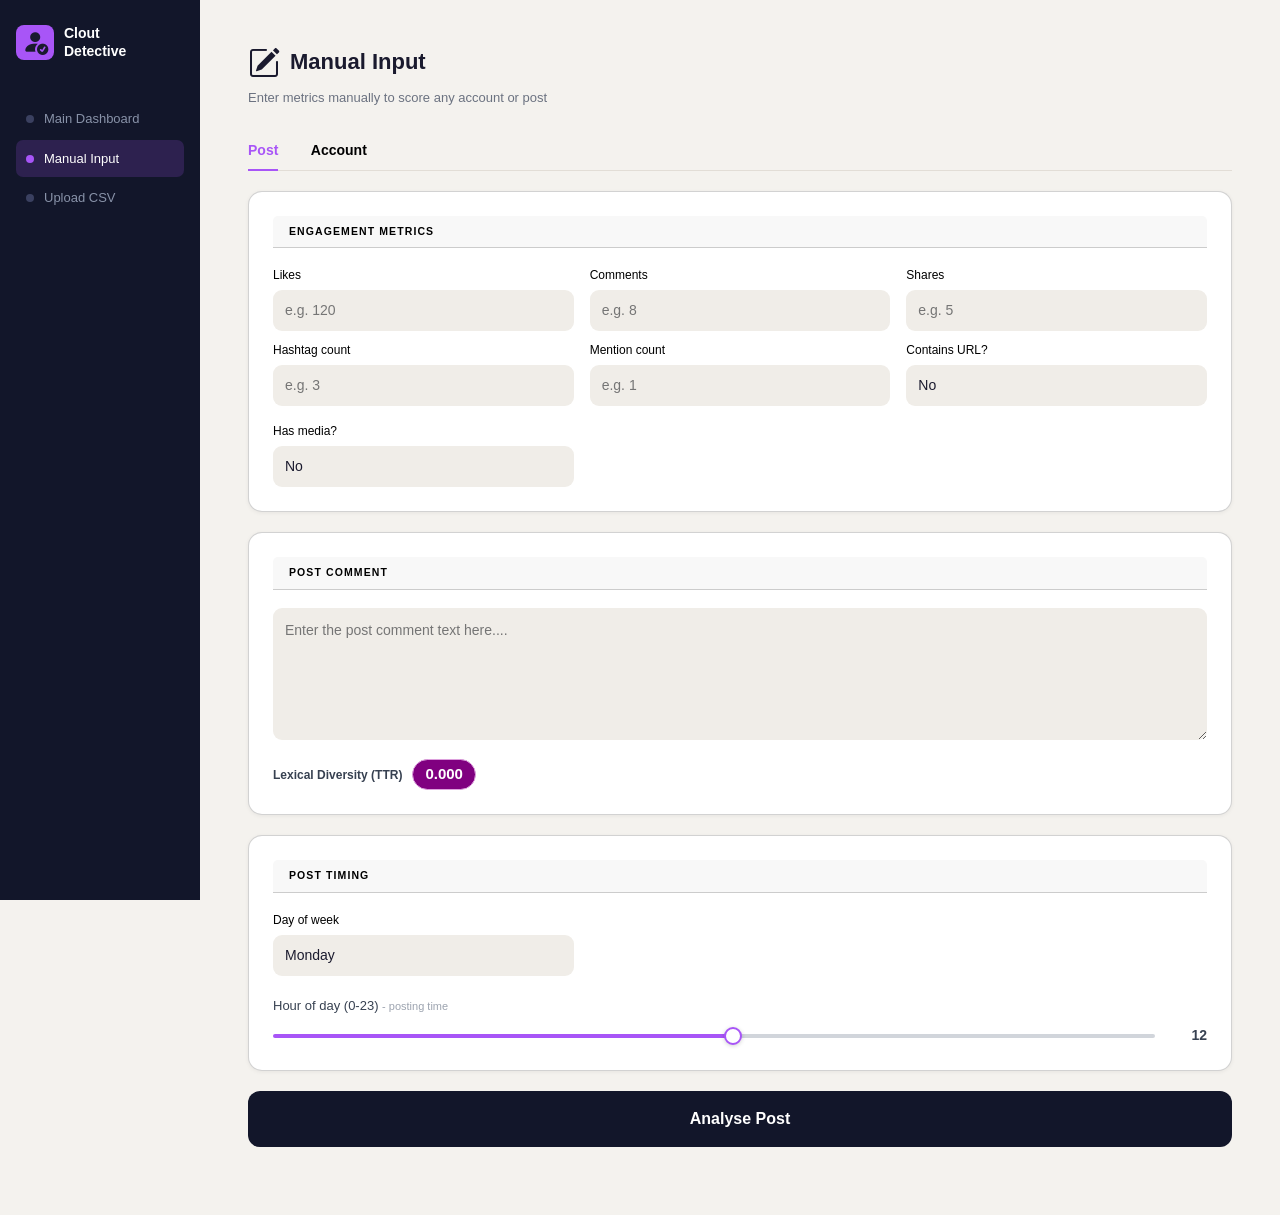
<file: frontend/web/template/dashboard2.html>
<!DOCTYPE html>
<html lang="en">
<head>
  <meta charset="UTF-8" />
  <meta name="viewport" content="width=device-width, initial-scale=1.0" />
  <title>Single Account Lookup - Clout Detective</title>
  <link href="https://cdn.jsdelivr.net/npm/bootstrap@5.3.8/dist/css/bootstrap.min.css" rel="stylesheet" integrity="sha384-sRIl4kxILFvY47J16cr9ZwB07vP4J8+LH7qKQnuqkuIAvNWLzeN8tE5YBujZqJLB" crossorigin="anonymous">
  <link href="https://cdn.jsdelivr.net/npm/bootstrap-icons@1.11.3/font/bootstrap-icons.min.css" rel="stylesheet">
  <link rel="stylesheet" href="../static/css/dashboard2.css" />
</head>
<body>


  <aside class="sidebar">
    <div class="logo">
      <div class="logo-icon"><i class="bi bi-person-fill-check"></i></div>
      <div class="logo-text">Clout<br/>Detective</div>
    </div>

    <nav class="nav">
      <a href="dashboard1.html" class="nav-item">
        <span class="nav-dot"></span> Main Dashboard
      </a>
      <a href="dashboard2.html" class="nav-item active">
        <span class="nav-dot active"></span> Manual Input
      </a>
      <a href="dashboard3.html" class="nav-item">
        <span class="nav-dot"></span> Upload CSV
      </a>
    </nav>
  </aside>


  <main class="main">
    <div style="display: flex; gap: 10px; align-items: center;">
      <i class="bi bi-pencil-square" style="font-size: 2rem;"></i>
      <h1 class="page-title">Manual Input</h1>
    </div>
    <p class="page-subtitle">Enter metrics manually to score any account or post</p>

    <div class="tabs">
      <button class="tab active" id="tab-post" onclick="switchTab('post')">Post</button>
      <button class="tab" id="tab-account" onclick="switchTab('account')">Account</button>
    </div>

    <div id="section-account" class="hidden">
      <div class="card">
        <div class="card-header">ACCOUNT METRICS</div>
        <div class="field-grid">
          <div class="field-group">
            <label>Followers</label>
            <input type="number" id="followers" placeholder="e.g. 1200" min="0" />
          </div>
          <div class="field-group">
            <label>Following</label>
            <input type="number" id="follows" placeholder="e.g. 9800" min="0" />
          </div>
          <div class="field-group">
            <label>Posts</label>
            <input type="number" id="posts" placeholder="e.g. 8" min="0" />
          </div>
          <div class="field-group">
            <label>Bio length (chars)</label>
            <input type="number" id="description_length" placeholder="e.g. 12" min="0" />
          </div>
          <div class="field-group">
            <label>Has profile picture?</label>
            <select id="profile_pic">
              <option value="1">Yes</option>
              <option value="0" selected>No</option>
            </select>
          </div>
          <div class="field-group">
            <label>Private account?</label>
            <select id="private">
              <option value="1">Yes</option>
              <option value="0" selected>No</option>
            </select>
          </div>
          <div class="field-group">
            <label>Has external URL?</label>
            <select id="external_url">
              <option value="1">Yes</option>
              <option value="0" selected>No</option>
            </select>
          </div>
          <div class="field-group">
            <label>Name equals username?</label>
            <select id="name_equals_username">
              <option value="1">Yes</option>
              <option value="0" selected>No</option>
            </select>
          </div>
          <div class="field-group">
            <label>Full name word count</label>
            <input type="number" id="fullname_words" placeholder="e.g. 2" min="0" max="20" />
          </div>
        </div>
      </div>

      <div class="card">
        <div class="card-header">BEHAVIOUR SIGNALS</div>

        <div class="slider-group">
          <label>
            Username number ratio (0-1)
            <span class="help">- portion of digits in the username</span>
          </label>
          <div class="slider-row">
            <input type="range" id="nums_length_username" min="0" max="1" step="0.01" value="0" />
            <span class="slider-val" id="nums_length_username_val">0.00</span>
          </div>
        </div>

        <div class="slider-group">
          <label>
            Full name number ratio (0-1)
            <span class="help">- portion of digits in the full name</span>
          </label>
          <div class="slider-row">
            <input type="range" id="nums_length_fullname" min="0" max="1" step="0.01" value="0" />
            <span class="slider-val" id="nums_length_fullname_val">0.00</span>
          </div>
        </div>
      </div>

      <button class="analyse-btn" id="analyseBtn" onclick="analyseAccount()">Analyse account</button>
    </div>

    <div id="section-post">

      <div class="card">
        <div class="card-header">ENGAGEMENT METRICS</div>
        <div class="field-grid" style="margin-bottom: 10px;">
          <div class="field-group">
            <label>Likes</label>
            <input type="number" id="post_likes" placeholder="e.g. 120" min="0" />
          </div>
          <div class="field-group">
            <label>Comments</label>
            <input type="number" id="post_comments" placeholder="e.g. 8" min="0" />
          </div>
          <div class="field-group">
            <label>Shares</label>
            <input type="number" id="post_shares" placeholder="e.g. 5" min="0" />
          </div>
        </div>

        <div class="field-grid">
          <div class="field-group">
            <label>Hashtag count</label>
            <input type="number" id="hashtag_count" placeholder="e.g. 3" min="0" />
          </div>
          <div class="field-group">
            <label>Mention count</label>
            <input type="number" id="mention_count" placeholder="e.g. 1" min="0" />
          </div>
          <div class="field-group">
            <label>Contains URL?</label>
            <select id="post_contains_url">
              <option value="1">Yes</option>
              <option value="0" selected>No</option>
            </select>
          </div>
          <div class="field-group">
            <label>Has media?</label>
            <select id="has_media">
              <option value="1">Yes</option>
              <option value="0" selected>No</option>
            </select>
          </div>
        </div>
      </div>

      <div class="card">
        <div class="card-header">POST COMMENT</div>
        <div class="field-group">
          <textarea id="post_content" placeholder="Enter the post comment text here...." rows="5"></textarea>
        </div>
        <div class="ld-row">
          <span class="ld-label">Lexical Diversity (TTR)</span>
          <span class="ld-badge" id="lexical_diversity_live">0.000</span>
        
        </div>
      </div>

      <div class="card">
        <div class="card-header">POST TIMING</div>
        <div class="field-grid" style="margin-bottom: 20px;">
          <div class="field-group">
            <label>Day of week</label>
            <select id="day_of_week">
              <option value="0">Monday</option>
              <option value="1">Tuesday</option>
              <option value="2">Wednesday</option>
              <option value="3">Thursday</option>
              <option value="4">Friday</option>
              <option value="5">Saturday</option>
              <option value="6">Sunday</option>
            </select>
          </div>
        </div>
        <div class="slider-group">
          <label>
            Hour of day (0-23)
            <span class="help">- posting time</span>
          </label>
          <div class="slider-row">
            <input type="range" id="hour_of_day" min="0" max="23" step="1" value="12" style="color: #a855f7;"/>
            <span class="slider-val" id="hour_of_day_val">12</span>
          </div>
        </div>
      </div>

      <button class="analyse-btn" id="analysePostBtn" onclick="analysePost()">Analyse Post</button>
    </div>

    <div id="loading" class="loading hidden">
      <div class="spinner"></div>
      <p>Analysing...</p>
    </div>

    <div id="errorBox" class="error-box hidden"></div>

    <div id="results" class="results hidden">

      <!-- Lexical diversity highlight -->
      <div id="ld_section" class="ld-result-card hidden">
        <span class="ld-result-label">Lexical Diversity (TTR)</span>
        <span class="ld-result-score" id="ld_result_score">-</span>
        <span class="ld-result-desc">Unique words / total words &nbsp;·&nbsp; higher = more varied vocabulary</span>
      </div>

      <div class="scores">
        <div class="score-card">
          <div class="score-num" id="if_score">-</div>
          <div class="score-label">IF auth score</div>
          <div class="score-status" id="if_status"></div>
        </div>
        <div class="score-card">
          <div class="score-num" id="lof_score">-</div>
          <div class="score-label">LOF auth score</div>
          <div class="score-status" id="lof_status"></div>
        </div>
        <div class="score-card">
          <div class="score-num" id="ensemble_score">-</div>
          <div class="score-label">Ensemble score</div>
          <div class="score-status" id="ensemble_status"></div>
        </div>
      </div>

      <div class="verdict-banner" id="verdict_banner">
        <div class="verdict-title" id="verdict_title"></div>
        <div class="verdict-text"  id="verdict_text"></div>
      </div>

      <div class="gemini-card" id="gemini_section">
        <div class="gemini-header">AI Forensic Analysis</div>
        <div class="gemini-body" id="gemini_body"></div>
      </div>

    </div>
  </main>

  <script src="https://cdn.jsdelivr.net/npm/bootstrap@5.3.8/dist/js/bootstrap.bundle.min.js" integrity="sha384-FKyoEForCGlyvwx9Hj09JcYn3nv7wiPVlz7YYwJrWVcXK/BmnVDxM+D2scQbITxI" crossorigin="anonymous"></script>
  <script src="../static/js/dashboard2.js"></script>
</body>
</html>
</file>
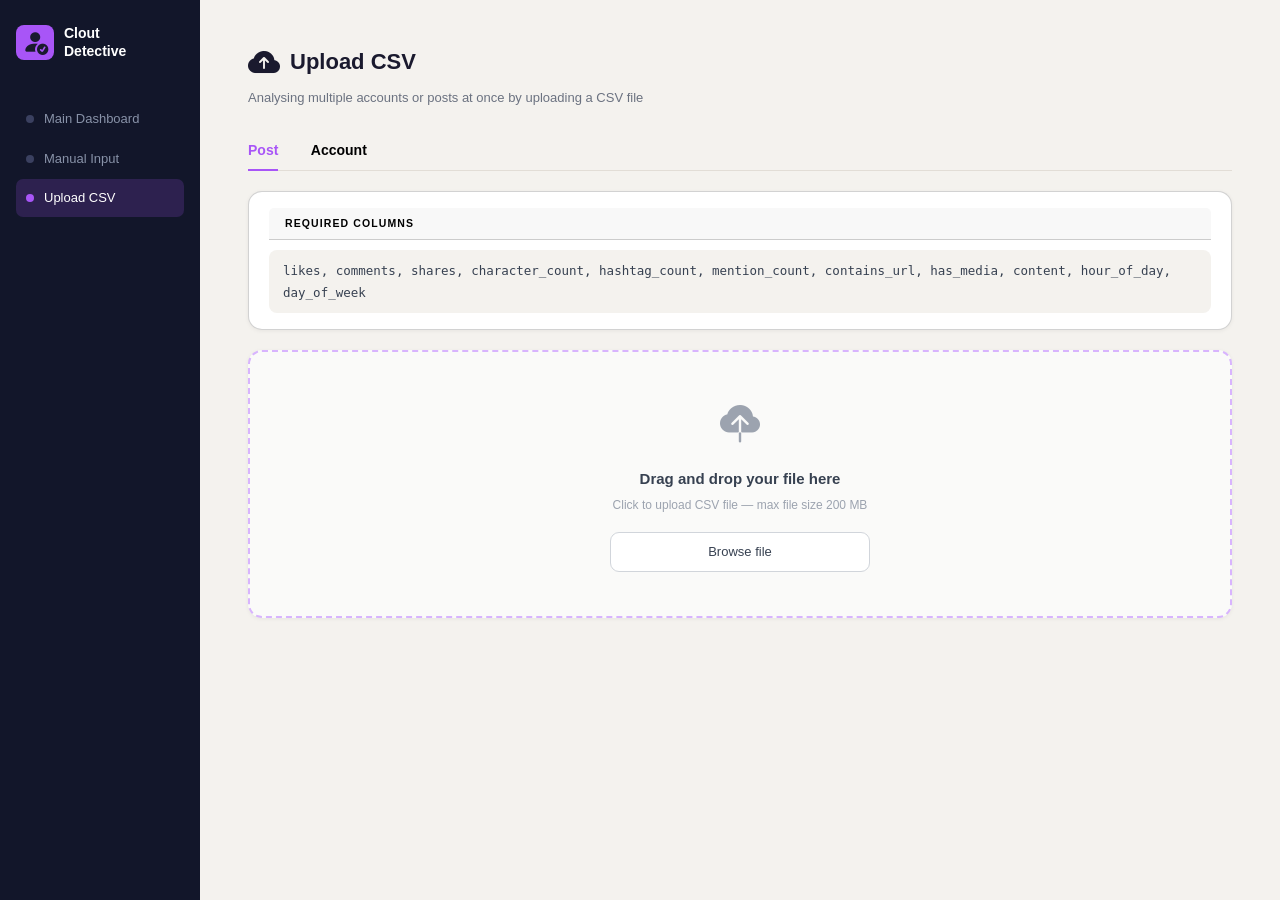
<file: frontend/web/template/dashboard3.html>
<!DOCTYPE html>
<html lang="en">
<head>
  <meta charset="UTF-8" />
  <meta name="viewport" content="width=device-width, initial-scale=1.0" />
  <title>Upload CSV — Clout Detective</title>
  <link href="https://cdn.jsdelivr.net/npm/bootstrap@5.3.8/dist/css/bootstrap.min.css" rel="stylesheet" integrity="sha384-sRIl4kxILFvY47J16cr9ZwB07vP4J8+LH7qKQnuqkuIAvNWLzeN8tE5YBujZqJLB" crossorigin="anonymous">
  <link href="https://cdn.jsdelivr.net/npm/bootstrap-icons@1.11.3/font/bootstrap-icons.min.css" rel="stylesheet">
  <link rel="stylesheet" href="../static/css/dashboard3.css" />
</head>
<body>

  <aside class="sidebar">
    <div class="logo">
      <div class="logo-icon"><i class="bi bi-person-fill-check"></i></div>
      <div class="logo-text">Clout<br/>Detective</div>
    </div>
    <nav class="nav">
      <a href="dashboard1.html" class="nav-item">
        <span class="nav-dot"></span> Main Dashboard
      </a>
      <a href="dashboard2.html" class="nav-item">
        <span class="nav-dot"></span> Manual Input
      </a>
      <a href="dashboard3.html" class="nav-item active">
        <span class="nav-dot active"></span> Upload CSV
      </a>
    </nav>
  </aside>

  <main class="main">
    <div style="display: flex; gap: 10px; align-items: center;">
      <i class="bi bi-cloud-arrow-up-fill" style="font-size: 2rem;"></i>
      <h1 class="page-title">Upload CSV</h1>
    </div>
    <p class="page-subtitle">Analysing multiple accounts or posts at once by uploading a CSV file</p>

    <div class="tabs">
      <button class="tab active" id="tab-post" onclick="switchTab('post')">Post</button>
      <button class="tab" id="tab-account" onclick="switchTab('account')">Account</button>
    </div>

    <div class="card required-card">
      <div class="card-header">REQUIRED COLUMNS</div>
      <code class="cols-hint hidden" id="cols-hint-account">profile_pic, followers, following, posts, description_length, external_url, private, name_equals_username, fullname_words, nums_length_username, nums_length_fullname</code>
      <code class="cols-hint" id="cols-hint-post">likes, comments, shares, character_count, hashtag_count, mention_count, contains_url, has_media, content, hour_of_day, day_of_week</code>
    </div>

    <div class="upload-card card" id="upload-zone">
      <div class="upload-icon"><i class="bi bi-cloud-upload-fill"></i></div>
      <p class="upload-title">Drag and drop your file here</p>
      <p class="upload-hint">Click to upload CSV file  — max file size 200 MB</p>
      <input type="file" id="csv-file-input" accept=".csv" />
      <button class="browse-btn" onclick="document.getElementById('csv-file-input').click()">Browse file</button>
    </div>

    <!-- File loaded preview -->
    <div class="hidden" id="file-loaded-section">
      <div class="file-meta">
        <span class="file-name" id="file-name">—</span>
        <span class="row-badge" id="row-count-badge">0 rows</span>
      </div>
      <div class="preview-wrap">
        <table class="data-table" id="preview-table"></table>
      </div>
      <button class="analyse-btn" id="run-btn" onclick="runAnalysis()">Run CSV file</button>
    </div>

    <!-- Error box -->
    <div class="error-box hidden" id="errorBox"></div>

    <div class="loading hidden" id="loading-section">
      <div class="spinner"></div>
      <p>Analysing...</p>
    </div>

    <!-- Results -->
    <div class="hidden" id="results-section">
      <div class="summary-bar">
        <span class="sum-item sum-total">Total: <strong id="sum-total">0</strong></span>
        <span class="sum-item sum-authentic">Authentic: <strong id="sum-authentic">0</strong></span>
        <span class="sum-item sum-suspicious">Suspicious: <strong id="sum-suspicious">0</strong></span>
      </div>
      <div class="results-label">RESULTS — <span id="results-count">0</span> ROWS SCORED &nbsp;·&nbsp; <span class="click-hint">click any row to preview</span></div>
      <div class="results-wrap">
        <table class="data-table results-table">
          <thead id="results-thead"></thead>
          <tbody id="results-tbody"></tbody>
        </table>
      </div>
    </div>
  </main>

  <!-- Row preview modal -->
  <div class="modal-overlay hidden" id="modal-overlay">
    <div class="modal" id="modal-box">
      <button class="modal-close" id="modal-close-btn">&#x2715;</button>
      <div class="modal-row-label" id="modal-row-label">Row #1</div>
      <div class="modal-key-data" id="modal-key-data"></div>

      <div class="scores">
        <div class="score-card">
          <div class="score-num" id="m-if-score">—</div>
          <div class="score-label">IF auth score</div>
          <div class="score-status" id="m-if-status"></div>
        </div>
        <div class="score-card">
          <div class="score-num" id="m-lof-score">—</div>
          <div class="score-label">LOF auth score</div>
          <div class="score-status" id="m-lof-status"></div>
        </div>
        <div class="score-card">
          <div class="score-num" id="m-ensemble-score">—</div>
          <div class="score-label">Ensemble score</div>
          <div class="score-status" id="m-ensemble-status"></div>
        </div>
      </div>

      <div class="verdict-banner" id="m-verdict-banner">
        <div class="verdict-title" id="m-verdict-title"></div>
        <div class="verdict-text" id="m-verdict-text"></div>
      </div>

      <button class="ai-btn" id="ai-btn" onclick="loadAiAnalysis()">Analyze</button>

      <div class="loading hidden" id="m-loading">
        <div class="spinner"></div>
        <p>Analysing...</p>
      </div>

      <div class="gemini-card hidden" id="m-gemini">
        <div class="gemini-header">AI Forensic Analysis</div>
        <div class="gemini-body" id="m-gemini-body"></div>
      </div>
    </div>
  </div>

  
  <script src="https://cdn.jsdelivr.net/npm/bootstrap@5.3.8/dist/js/bootstrap.bundle.min.js" integrity="sha384-FKyoEForCGlyvwx9Hj09JcYn3nv7wiPVlz7YYwJrWVcXK/BmnVDxM+D2scQbITxI" crossorigin="anonymous"></script>
  <script src="../static/js/dashboard3.js"></script>
</body>
</html>
</file>
<file: frontend/web/static/css/dashboard2.css>
*, *::before, *::after { box-sizing: border-box; margin: 0; padding: 0; }

body {
  font-family: -apple-system, BlinkMacSystemFont, 'Segoe UI', Roboto, sans-serif;
  display: flex;
  min-height: 100vh;
  background: #f4f2ee;
  color: #1a1a2e;
}


.sidebar {
  width: 200px;
  min-height: 100vh;
  background: #12162a;
  display: flex;
  flex-direction: column;
  padding: 24px 16px;
  position: fixed;
  top: 0; left: 0; bottom: 0;
  z-index: 10;
}

.logo {
  display: flex;
  align-items: center;
  gap: 10px;
  margin-bottom: 40px;
}

.logo-icon {
  font-size: 26px;
  background: linear-gradient(135deg, #a855f7 0%, #a855f7 100%);
  border-radius: 8px;
  padding: 4px 6px;
  line-height: 1;
}

.logo-text {
  color: #fff;
  font-size: 14px;
  font-weight: 700;
  line-height: 1.3;
}

.nav {
  display: flex;
  flex-direction: column;
  gap: 2px;
  flex: 1;
}

.nav-item {
  display: flex;
  align-items: center;
  gap: 10px;
  color: #8892a8;
  text-decoration: none;
  padding: 9px 10px;
  border-radius: 7px;
  font-size: 13px;
  transition: background 0.15s, color 0.15s;
}

.nav-item:hover { background: rgba(255,255,255,0.07); color: #fff; }

.nav-item.active { background: rgba(168,85,247,0.18); color: #fff; }

.nav-dot {
  width: 8px; height: 8px;
  border-radius: 50%;
  background: #3a4060;
  flex-shrink: 0;
}

.nav-dot.active { background: #a855f7; }

.sidebar-footer {
  color: #4a5570;
  font-size: 11px;
  line-height: 1.7;
  padding-top: 16px;
  border-top: 1px solid #222840;
}

.main {
  margin-left: 200px;
  flex: 1;
  padding: 40px 48px;
}

.page-title    { font-size: 22px; font-weight: 700; margin-bottom: 4px; }
.page-subtitle { font-size: 13px; color: #6b7280; margin-bottom: 24px; }


.tabs { margin-bottom: 20px; border-bottom: 1px solid #e2ddd6; }

.tab {
  background: none;
  border: none;
  border-bottom: 2px solid transparent;
  padding: 8px 0;
  margin-right: 28px;
  margin-bottom: -1px;
  font-size: 14px;
  font-weight: 600;
  color: black;
  cursor: pointer;
  transition: color 0.15s, border-color 0.15s;
}

.tab:hover:not(.active) { 
  color: #374151; 
}

.tab.active {
  border-bottom-color: #a855f7;
  color: #a855f7;
}

.card {
  background: #fff;
  border-radius: 14px;
  padding: 24px;
  margin-bottom: 20px;
  box-shadow: 0 1px 4px rgba(0,0,0,0.06);
}

.card-header {
  font-size: 10.5px;
  font-weight: 700;
  letter-spacing: 1.1px;
  text-transform: uppercase;
  color: black;
  margin-bottom: 18px;
}


.field-grid {
  display: grid;
  grid-template-columns: repeat(3, 1fr);
  gap: 16px;
}

.field-group label {
  display: block;
  font-size: 12px;
  color: black;
  margin-bottom: 6px;
}

.field-group input,
.field-group select {
  width: 100%;
  padding: 10px 12px;
  background: #f0ede8;
  border: none;
  border-radius: 9px;
  font-size: 14px;
  color: #1a1a2e;
  outline: none;
  appearance: none;
  -webkit-appearance: none;
  transition: background 0.15s, box-shadow 0.15s;
}

.field-group input:focus,
.field-group select:focus {
  background: #e8e3dc;
  box-shadow: 0 0 0 2px rgba(224,92,122,0.3);
}

.slider-group { margin-bottom: 20px; }
.slider-group:last-child { margin-bottom: 0; }

.slider-group > label {
  display: block;
  font-size: 13px;
  color: #374151;
  margin-bottom: 10px;
}

.help { font-size: 11px; color: #9ca3af; font-weight: 400; }

.slider-row {
  display: flex;
  align-items: center;
  gap: 14px;
}

input[type="range"] {
  flex: 1;
  -webkit-appearance: none;
  height: 4px;
  border-radius: 2px;
  outline: none;
  cursor: pointer;
  background: linear-gradient(to right, #a855f7 0%, #d1d5db 0%);
}

input[type="range"]::-webkit-slider-thumb {
  -webkit-appearance: none;
  width: 18px; height: 18px;
  border-radius: 50%;
  background: #fff;
  border: 2.5px solid #a855f7;
  box-shadow: 0 1px 4px rgba(0,0,0,0.18);
  cursor: pointer;
}

input[type="range"]::-moz-range-thumb {
  width: 18px; height: 18px;
  border-radius: 50%;
  background: #fff;
  border: 2.5px solid #a855f7;
  cursor: pointer;
}

.slider-val {
  width: 38px;
  text-align: right;
  font-size: 14px;
  font-weight: 600;
  color: #374151;
}

.analyse-btn {
  width: 100%;
  padding: 16px;
  background: #12162a;
  color: #fff;
  border: none;
  border-radius: 12px;
  font-size: 16px;
  font-weight: 600;
  cursor: pointer;
  margin-bottom: 28px;
  display: flex;
  align-items: center;
  justify-content: center;
  gap: 8px;
  transition: background 0.2s;
}

.analyse-btn:hover:not(:disabled) { background: #1e2444; }

.analyse-btn:disabled { opacity: 0.55; cursor: not-allowed; }


.hidden { display: none !important; }

.loading {
  text-align: center;
  padding: 40px 0;
  color: #6b7280;
  font-size: 14px;
}

.spinner {
  width: 36px; height: 36px;
  border: 3px solid #e5e7eb;
  border-top-color: #a855f7;
  border-radius: 50%;
  animation: spin 0.75s linear infinite;
  margin: 0 auto 14px;
}

@keyframes spin { to { transform: rotate(360deg); } }


.error-box {
  background: #fef2f2;
  border: 1px solid #fecaca;
  border-radius: 12px;
  padding: 14px 18px;
  color: #dc2626;
  font-size: 14px;
  margin-bottom: 20px;
}

.scores {
  display: grid;
  grid-template-columns: repeat(3, 1fr);
  gap: 16px;
  margin-bottom: 16px;
}

.score-card {
  background: #f4f2ee;
  border-radius: 12px;
  padding: 22px 16px;
  text-align: center;
}

.score-num {
  font-size: 36px;
  font-weight: 700;
  line-height: 1;
  margin-bottom: 6px;
  color: #d94f4f;
}

.score-num.authentic { color: #16a34a; }

.score-label {
  font-size: 12px;
  color: #6b7280;
  margin-bottom: 8px;
}

.score-status {
  font-size: 12px;
  font-weight: 500;
  color: #d94f4f;
}

.score-status.authentic { color: #16a34a; }

.verdict-banner {
  border-radius: 12px;
  padding: 18px 24px;
  margin-bottom: 16px;
  text-align: center;
}

.verdict-banner.suspicious { background: #fef2f2; border: 1px solid #fecaca; }
.verdict-banner.authentic  { background: #f0fdf4; border: 1px solid #bbf7d0; }

.verdict-title {
  font-size: 16px;
  font-weight: 700;
  margin-bottom: 5px;
}

.verdict-banner.suspicious .verdict-title { color: #dc2626; }
.verdict-banner.authentic  .verdict-title { color: #16a34a; }

.verdict-text { font-size: 13px; color: #6b7280; }


.gemini-card {
  background: #fff;
  border-radius: 14px;
  padding: 24px;
  box-shadow: 0 1px 4px rgba(0,0,0,0.06);
}

.gemini-header {
  font-size: 13px;
  font-weight: 700;
  color: #374151;
  margin-bottom: 14px;
}

.gemini-body {
  font-size: 14px;
  color: #374151;
  line-height: 1.75;
  white-space: pre-wrap;
}

.field-group textarea {
  width: 100%;
  padding: 12px;
  background: #f0ede8;
  border: none;
  border-radius: 9px;
  font-size: 14px;
  color: #1a1a2e;
  font-family: inherit;
  line-height: 1.55;
  resize: vertical;
  outline: none;
  transition: background 0.15s, box-shadow 0.15s;
}

.field-group textarea:focus {
  background: #e8e3dc;
  box-shadow: 0 0 0 2px rgba(224,92,122,0.3);
}


.ld-row {
  display: flex;
  align-items: center;
  gap: 10px;
  margin-top: 12px;
  flex-wrap: wrap;
}

.ld-label {
  font-size: 12px;
  font-weight: 600;
  color: #374151;
}

.ld-badge {
  background: purple;
  color: white;
  font-weight: 700;
  font-size: 15px;
  padding: 3px 12px;
  border-radius: 20px;
  border: 1px solid plum;
  min-width: 58px;
  text-align: center;
  font-variant-numeric: tabular-nums;
}

.ld-hint {
  font-size: 11px;
  color: #9ca3af;
}


.ld-result-card {
  background: #f0f4ff;
  border: #a855f7;
  border-radius: 12px;
  padding: 16px 24px;
  margin-bottom: 16px;
  display: flex;
  align-items: center;
  gap: 18px;
  flex-wrap: wrap;
}

.ld-result-label {
  font-size: 13px;
  font-weight: 600;
  color: #374151;
}

.ld-result-score {
  font-size: 30px;
  font-weight: 700;
  color: #a855f7;
  font-variant-numeric: tabular-nums;
}

.ld-result-desc {
  font-size: 12px;
  color: #6b7280;
}
</file>
<file: frontend/web/static/css/dashboard3.css>
﻿*, *::before, *::after { box-sizing: border-box; margin: 0; padding: 0; }

body {
  font-family: -apple-system, BlinkMacSystemFont, 'Segoe UI', Roboto, sans-serif;
  display: flex;
  min-height: 100vh;
  background: #f4f2ee;
  color: #1a1a2e;
}

.sidebar {
  width: 200px;
  min-height: 100vh;
  background: #12162a;
  display: flex;
  flex-direction: column;
  padding: 24px 16px;
  position: fixed;
  top: 0; left: 0; bottom: 0;
  z-index: 10;
}

.logo { 
  display: flex; 
  align-items: center; 
  gap: 10px; 
  margin-bottom: 40px; 
}

.logo-icon {
  font-size: 26px;
  background: linear-gradient(135deg, #a855f7 0%, #a855f7 100%);
  border-radius: 8px;
  padding: 4px 6px;
  line-height: 1;
}

.logo-text { 
  color: #fff; 
  font-size: 14px; 
  font-weight: 700; 
  line-height: 1.3; 
}

.nav { 
  display: flex; 
  flex-direction: column; 
  gap: 2px; 
  flex: 1; 
}

.nav-item {
  display: flex; 
  align-items: center; 
  gap: 10px;
  color: #8892a8; 
  text-decoration: none;
  padding: 9px 10px; 
  border-radius: 7px;
  font-size: 13px; 
  transition: background 0.15s, color 0.15s;
}

.nav-item:hover { 
  background: rgba(255,255,255,0.07); 
  color: #fff; 
}

.nav-item.active {
  background: rgba(168,85,247,0.18);
  color: #fff;
}

.nav-dot { 
  width: 8px; 
  height: 8px;
  border-radius: 50%; 
  background: #3a4060; 
  flex-shrink: 0; 
}

.nav-dot.active {
  background: #a855f7;
}

.sidebar-footer { 
  color: #4a5570; 
  font-size: 11px; 
  line-height: 1.7; 
  padding-top: 16px; 
  border-top: 1px solid #222840; 
}

.main {
  margin-left: 200px;
  flex: 1;
  min-width: 0;
  max-width: calc(100vw - 200px);
  padding: 40px 48px;
  overflow-x: hidden;
}

.page-title { 
  font-size: 22px; 
  font-weight: 700; 
  margin-bottom: 4px; 
}

.page-subtitle { 
  font-size: 13px; 
  color: #6b7280; 
  margin-bottom: 24px; 
}


.tabs { 
  margin-bottom: 20px; 
  border-bottom: 1px solid #e2ddd6; 
}

.tab {
  background: none; 
  border: none;
  border-bottom: 2px solid transparent;
  padding: 8px 0; 
  margin-right: 28px; 
  margin-bottom: -1px;
  font-size: 14px; 
  font-weight: 600;
  color: black;
  cursor: pointer; 
  transition: color 0.15s, border-color 0.15s;
}

.tab:hover:not(.active) { 
  color: #374151; 
}

.tab.active { 
  border-bottom-color: #a855f7; 
  color: #a855f7; 
}


.card {
  background: #fff;
  border-radius: 14px;
  padding: 20px 24px;
  margin-bottom: 20px;
  box-shadow: 0 1px 4px rgba(0,0,0,0.06);
}

.card-header {
  font-size: 10.5px; 
  font-weight: 700;
  letter-spacing: 1.1px;
  text-transform: uppercase;
  color: black; 
  margin-bottom: 10px;
}


.required-card { 
  padding: 16px 20px; 
}

.cols-hint {
  display: block;
  font-size: 12.5px;
  color: #374151;
  background: #f4f2ee;
  border-radius: 8px;
  padding: 10px 14px;
  line-height: 1.7;
  font-family: 'SFMono-Regular', Consolas, monospace;
}


.upload-card {
  border: 2px dashed #d8b4fe;
  border-radius: 14px;
  background: #fafaf9;
  padding: 44px 24px;
  text-align: center;
  cursor: pointer;
  transition: border-color 0.2s, background 0.2s;
}

.upload-card.drag-over { 
  border-color: #4f6ef7; 
  background: #eef2ff; 
}

.upload-icon { 
  font-size: 40px; 
  color: #9ca3af; 
  margin-bottom: 12px; 
}

.upload-title { 
  font-size: 15px; 
  font-weight: 600; 
  color: #374151; 
  margin-bottom: 6px; 
}

.upload-hint { 
  font-size: 12px; 
  color: #9ca3af; 
  margin-bottom: 18px; 
}

#csv-file-input { display: none; }

.browse-btn {
  display: block;
  margin: 0 auto;
  min-width: 260px;
  background: #fff;
  border: 1.5px solid #d1d5db;
  border-radius: 9px;
  padding: 9px 48px;
  font-size: 13px;
  font-weight: 500;
  color: #374151;
  cursor: pointer;
  transition: border-color 0.15s, background 0.15s;
}
.browse-btn:hover { 
  border-color: #a855f7; 
  background: #f0f4ff; 
}

.file-meta {
  display: flex; 
  align-items: center; 
  gap: 12px;
  margin-bottom: 14px;
}
.file-name { 
  font-size: 14px; 
  font-weight: 600; 
  color: #1a1a2e; 
}

.row-badge {
  background: #f0f4ff; 
  color: #a855f7;
  font-size: 12px;
  font-weight: 600;
  padding: 3px 12px; 
  border-radius: 20px;
}

.preview-wrap {
  overflow-x: auto;
  border-radius: 10px;
  border: 1px solid #e5e7eb;
  margin-bottom: 18px;
  max-height: 220px;
  overflow-y: auto;
}


.data-table {
  width: 100%;
  border-collapse: collapse;
  font-size: 13px;
}
.data-table th {
  background: #f9fafb;
  padding: 10px 14px;
  text-align: left;
  font-size: 11px;
  font-weight: 700;
  text-transform: uppercase;
  letter-spacing: 0.7px;
  color: #6b7280;
  border-bottom: 1px solid #e5e7eb;
  white-space: nowrap;
  position: sticky; top: 0;
}
.data-table td {
  padding: 9px 14px;
  border-bottom: 1px solid #f3f4f6;
  color: #374151;
  white-space: nowrap;
}

.data-table tr:last-child td { 
  border-bottom: none; 
}
.data-table tbody tr:hover { 
  background: #f9fafb; 
}

.analyse-btn {
  width: 100%;
  padding: 15px;
  background: #12162a;
  color: #fff;
  border: none;
  border-radius: 12px;
  font-size: 15px;
  font-weight: 600;
  cursor: pointer;
  margin-bottom: 8px;
  transition: background 0.2s;
}
.analyse-btn:hover:not(:disabled) { 
  background: #1e2444; 
}
.analyse-btn:disabled { 
  opacity: 0.55; 
  cursor: not-allowed; 
}

.error-box {
  background: #fef2f2; 
  border: 1px solid #fecaca;
  border-radius: 12px; 
  padding: 14px 18px;
  color: #dc2626; 
  font-size: 14px; 
  margin-bottom: 20px;
}


.progress-section { 
  margin-bottom: 24px; 
}

.progress-header {
  display: flex; 
  justify-content: space-between;
  font-size: 11px; 
  font-weight: 700;
  letter-spacing: 0.8px; 
  text-transform: uppercase;
  color: #6b7280; 
  margin-bottom: 8px;
}

.progress-track {
  height: 8px; 
  background: #e5e7eb; 
  border-radius: 4px; 
  overflow: hidden;
  margin-bottom: 8px;
}

.progress-fill {
  height: 100%; 
  width: 0%;
  background: linear-gradient(90deg, #4f6ef7, #a855f7);
  border-radius: 4px;
  transition: width 0.4s ease;
}
.progress-status { 
  font-size: 12px; 
  color: #6b7280; 
}

.progress-status.done { 
  color: #16a34a; 
  font-weight: 600;
}


.summary-bar {
  display: flex; 
  gap: 20px; 
  align-items: center;
  background: #fff; 
  border-radius: 12px;
  padding: 14px 20px; 
  margin-bottom: 16px;
  box-shadow: 0 1px 4px rgba(0,0,0,0.06);
}

.sum-item { 
  font-size: 13px; 
  color: #6b7280; 
}
.sum-item strong { 
  font-weight: 700; 
}
.sum-total strong { 
  color: #1a1a2e; 
}
.sum-authentic strong { 
  color: #16a34a; 
}
.sum-suspicious strong { 
  color: #dc2626; 
}

.results-label {
  font-size: 11px; 
  font-weight: 700;
  letter-spacing: 0.8px; 
  text-transform: uppercase;
  color: #6b7280; 
  margin-bottom: 10px;
}

.click-hint { 
  font-weight: 400; 
  color: #9ca3af; 
  text-transform: none; 
  letter-spacing: 0; 
}

.results-wrap {
  overflow-x: auto;
  border-radius: 12px;
  border: 1px solid #e5e7eb;
  background: #fff;
  box-shadow: 0 1px 4px rgba(0,0,0,0.06);
  max-height: 460px;
  overflow-y: auto;
}

.results-table tbody tr { 
  cursor: pointer; 
  transition: background 0.12s; 
}

.results-table tbody tr:hover { background: rgba(168, 85, 247, 0.15); }


.badge {
  display: inline-block;
  padding: 3px 12px;
  border-radius: 20px;
  font-size: 11.5px;
  font-weight: 600;
}
.badge-authentic { 
  background: #dcfce7; 
  color: #16a34a; 
}

.badge-suspicious { 
  background: #fee2e2; 
  color: #dc2626; 
}


.scores {
  display: grid;
  grid-template-columns: repeat(3, 1fr);
  gap: 14px;
  margin-bottom: 16px;
}
.score-card {
  background: #f4f2ee;
  border-radius: 12px;
  padding: 20px 14px;
  text-align: center;
}

.score-num { 
  font-size: 34px; 
  font-weight: 700; 
  line-height: 1; 
  margin-bottom: 6px; 
  color: #d94f4f; 
}

.score-num.authentic { 
  color: #16a34a; 
}

.score-label { 
  font-size: 12px; 
  color: #6b7280; 
  margin-bottom: 6px; 
}

.score-status { 
  font-size: 12px; 
  font-weight: 500; 
  color: #d94f4f; 
}

.score-status.authentic { 
  color: #16a34a; 
}


.verdict-banner { 
  border-radius: 12px; 
  padding: 16px 22px; 
  margin-bottom: 16px; 
  text-align: center; 
}

.verdict-banner.suspicious { 
  background: #fef2f2; 
  border: 1px solid #fecaca; 
}

.verdict-banner.authentic  { 
  background: #f0fdf4; 
  border: 1px solid #bbf7d0; 
}

.verdict-title { 
  font-size: 15px; 
  font-weight: 700; 
  margin-bottom: 4px; 
}

.verdict-banner.suspicious .verdict-title { 
  color: #dc2626; 
}

.verdict-banner.authentic  .verdict-title { 
  color: #16a34a; 
}

.verdict-text { 
  font-size: 13px; 
  color: #6b7280; 
}


.ai-btn {
  width: 100%;
  padding: 13px;
  background-color: black;
  color: #fff;
  border: none;
  border-radius: 10px;
  font-size: 14px;
  font-weight: 600;
  cursor: pointer;
  margin-bottom: 16px;
  transition: opacity 0.2s;
}

.ai-btn:hover:not(:disabled) { 
  opacity: 0.9; 
}

.ai-btn:disabled { 
  opacity: 0.5; 
  cursor: not-allowed;
}


.loading { 
  text-align: center; 
  padding: 28px 0; 
  color: #6b7280; 
  font-size: 14px; 
}

.spinner {
  width: 32px; height: 32px;
  border: 3px solid #e5e7eb;
  border-top-color: #a855f7;
  border-radius: 50%;
  animation: spin 0.75s linear infinite;
  margin: 0 auto 12px;
}

@keyframes spin { to { transform: rotate(360deg); } }


.gemini-card { 
  background: #f9fafb; 
  border-radius: 12px; 
  padding: 20px; 
  border: 1px solid #e5e7eb; 
}

.gemini-header { 
  font-size: 13px; 
  font-weight: 700; 
  color: #374151; 
  margin-bottom: 12px; 
}

.gemini-body { 
  font-size: 13.5px; 
  color: #374151; 
  line-height: 1.75; 
  white-space: pre-wrap; 
}


.modal-overlay {
  position: fixed; 
  inset: 0;
  background: rgba(0,0,0,0.45);
  z-index: 100;
  display: flex; 
  align-items: center; 
  justify-content: center;
  padding: 24px;
}

.modal {
  display: block;
  background: #fff;
  border-radius: 18px;
  padding: 28px 28px 24px;
  width: 100%;
  max-width: 580px;
  max-height: 88vh;
  overflow-y: auto;
  position: relative;
  box-shadow: 0 20px 60px rgba(0,0,0,0.2);
}

.modal-close {
  position: absolute; 
  top: 16px; 
  right: 18px;
  background: none;
  border: none;
  font-size: 18px; 
  color: #9ca3af;
  cursor: pointer; 
  line-height: 1;
  transition: color 0.15s;
}

.modal-close:hover { 
  color: #374151; 
}

.modal-row-label { 
  font-size: 18px; 
  font-weight: 700; 
  color: #1a1a2e;
  margin-bottom: 6px; 
}

.modal-key-data {
  font-size: 12px; 
  color: #6b7280;
  background: #f4f2ee; 
  border-radius: 8px;
  padding: 8px 12px; 
  margin-bottom: 18px;
  line-height: 1.8;
}


.hidden { 
  display: none !important; 
}
</file>
